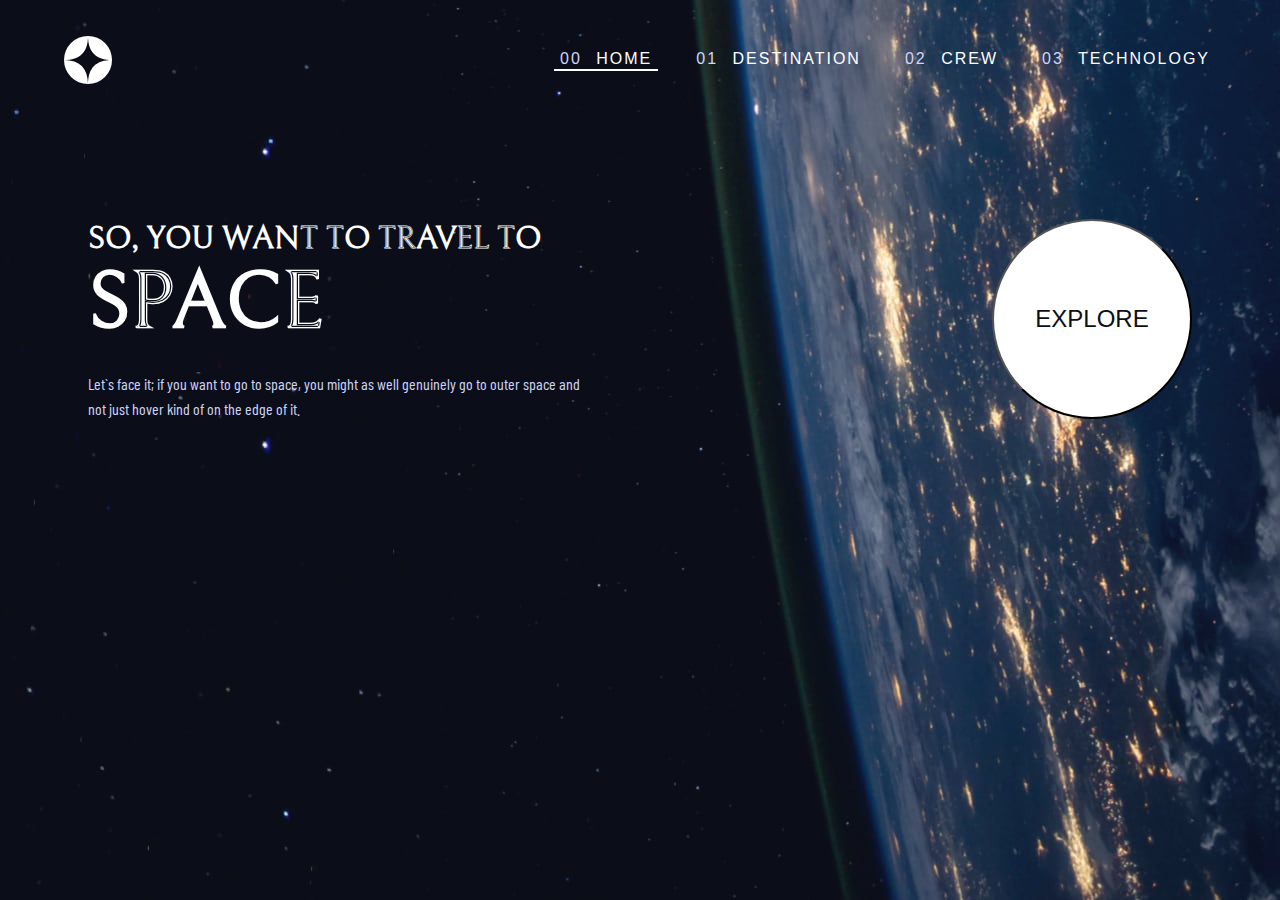
<file: sprint14-async/index.html>
<!DOCTYPE html>
<html lang="en">

<head>
    <meta charset="UTF-8" />
    <meta name="viewport" content="width=device-width, initial-scale=1.0" />
    <title>Space Tourism</title>
    <link rel="stylesheet" href="style.css" />
    <link href="https://fonts.googleapis.com/css2?family=Bellefair&family=Barlow+Condensed:wght@300;400;700&display=swap" rel="stylesheet">
    <script src="app.js"></script>
</head>

<body class="home">
    <header>
        <nav class="main-nav">
            <div class="nav-left">
                <a href="#">
                    <img src="./assets/shared/logo.svg" alt="logo" class="logo"/>
                </a>
            </div>
            <div class="nav-right">
                <ul>
                    <li>
                        <button data-section="home" class="active">
                            <span>00</span>
                            Home
                        </button>
                    </li>
                    <li>
                        <button data-section="destination">
                            <span>01</span>
                            Destination
                        </button>
                    </li>
                    <li>
                        <button data-section="crew">
                            <span>02</span>
                            Crew
                        </button>
                    </li>
                    <li>
                        <button data-section="technology">
                            <span>03</span>
                            Technology
                        </button>
                    </li>
                </ul>
            </div>
        </nav>
    </header>

    <section id="destination-tabs" class="tabs hidden">
    </section>

    <main id="content"></main>

</body>

</html>
</file>
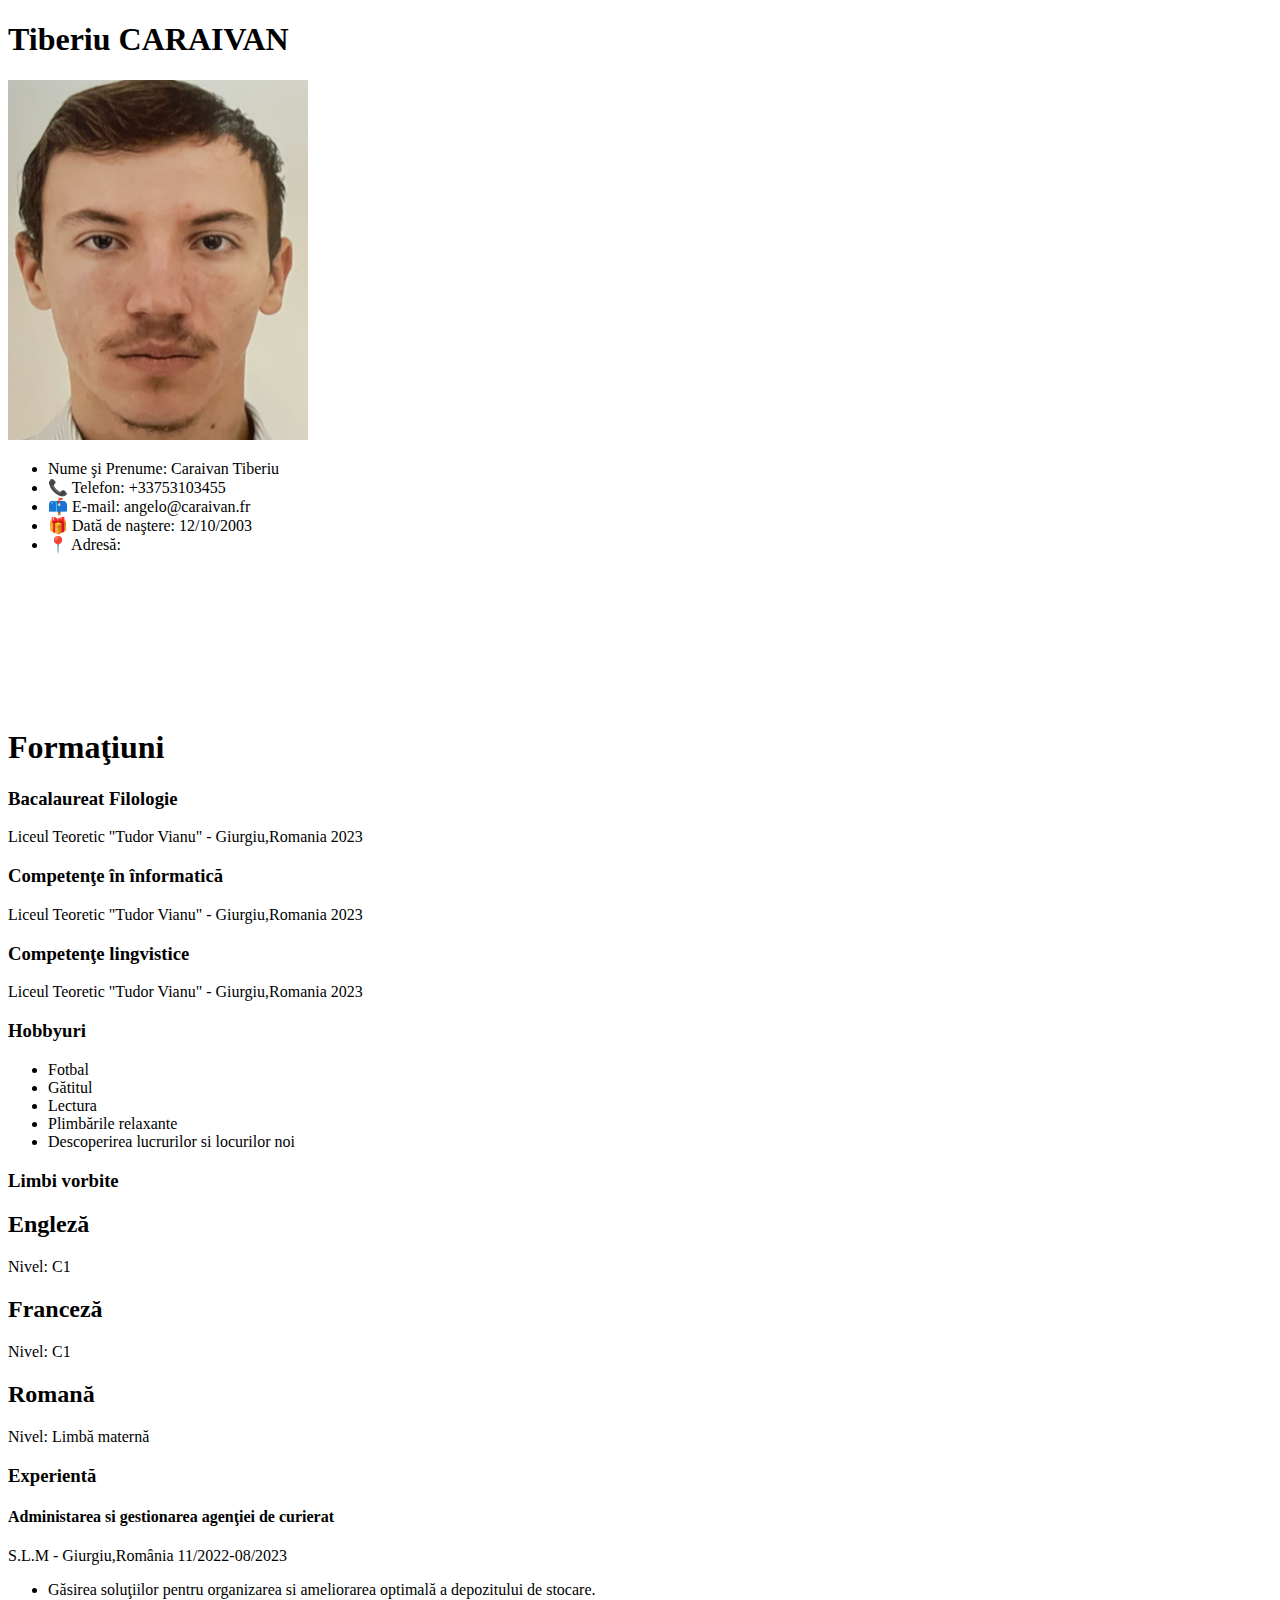
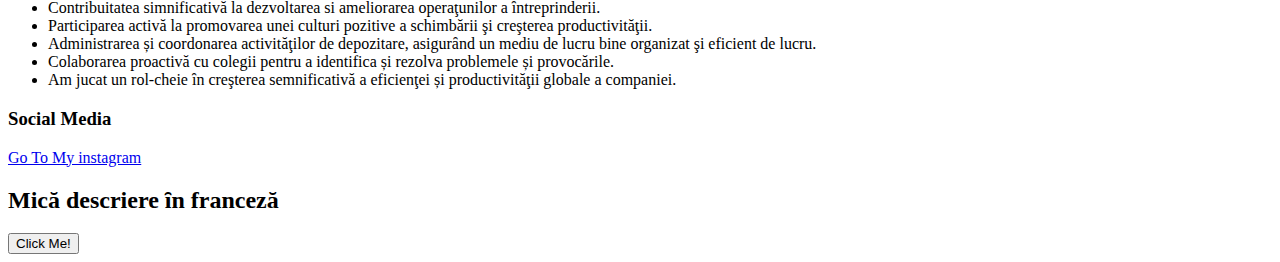
<file: sprint2-HTML/index.html>
<!DOCTYPE html>
<html lang="en">
<head>
    <meta charset="UTF-8">
    <meta name="viewport" content="width=device-width, initial-scale=1.0">
    <title>Caraivan Tiberiu</title>
</head>
<body>
    <h1>Tiberiu CARAIVAN</h1>
    <div>
<img src="./img/tibi.png.jpg" width="300" height="360" alt="Poza personala tip buletin"/>
    </div>

    <ul>
        <li>Nume &scedil;i Prenume: Caraivan Tiberiu</li>
        <li>&#128222; Telefon: +33753103455</li>
        <li>&#128235; E-mail: angelo@caraivan.fr</li>
        <li>&#127873; Dat&abreve; de na&scedil;tere: 12/10/2003</li>
        <li>&#128205; Adres&abreve;: 
        <div>
            <iframe src="https://www.google.com/maps/embed?pb=!1m18!1m12!1m3!1d2782.675377536737!2d4.9222150748881095!3d45.777695612469174!2m3!1f0!2f0!3f0!3m2!1i1024!2i768!4f13.1!3m3!1m2!1s0x47f4c0f316a4886f%3A0x47fea5f36aa4f659!2s22%20Av.%20Georges%20Dimitrov%2C%2069120%20Vaulx-en-Velin!5e0!3m2!1sen!2sfr!4v1733155343072!5m2!1sen!2sfr" width="150" height="150" style="border:0;" allowfullscreen="" loading="lazy" referrerpolicy="no-referrer-when-downgrade"></iframe></li>
        </div>
    
    </ul>

    <h1>Forma&tcedil;iuni</h1>

<h3>Bacalaureat Filologie</h3>
<p>Liceul Teoretic "Tudor Vianu" - Giurgiu,Romania 2023</p>

<h3>Competen&tcedil;e &#x20B;n &#x20B;nformatic&abreve;</h3>
<p>Liceul Teoretic "Tudor Vianu" - Giurgiu,Romania 2023</p>

<h3>Competen&tcedil;e lingvistice</h3>
<p>Liceul Teoretic "Tudor Vianu" - Giurgiu,Romania 2023</p>


<h3>Hobbyuri</h3>

<ul>

    <li>Fotbal</li>
    <li>G&abreve;titul</li>
    <li>Lectura</li>
    <li>Plimb&abreve;rile relaxante</li>
    <li>Descoperirea lucrurilor si locurilor noi</li>

</ul>

<h3>Limbi vorbite</h3>
<h2>Englez&abreve;</h2>
<p>Nivel: C1</p>

<h2>Francez&abreve;</h2>
<p>Nivel: C1</p>

<h2>Roman&abreve;</h2>
<p>Nivel: Limb&abreve; matern&abreve;</p>

<h3>Experient&abreve;</h3>

<h4>Administarea si gestionarea agen&tcedil;iei de curierat</h4>
<p>S.L.M - Giurgiu,Rom&#515;nia 11/2022-08/2023</p>
<ul>
    <li>G&abreve;sirea solu&tcedil;iilor pentru organizarea si ameliorarea optimal&abreve; a depozitului de stocare.</li>
    <li>Contribuitatea simnificativ&abreve; la dezvoltarea si ameliorarea opera&tcedil;unilor a &#x20B;ntreprinderii.</li>
    <li>Participarea activ&abreve; la promovarea unei culturi pozitive a schimb&abreve;rii 
        &scedil;i cre&scedil;terea productivit&abreve;&tcedil;ii.</li>
    <li>Administrarea și coordonarea activit&abreve;&tcedil;ilor de depozitare, asigur&#515;nd un mediu de lucru bine organizat 
        &scedil;i eficient de lucru.</li>
    <li>Colaborarea proactiv&abreve; cu colegii pentru a identifica și rezolva 
        problemele și provoc&abreve;rile.</li>
    <li>Am jucat un rol-cheie &#x20B;n cre&scedil;terea semnificativ&abreve; a eficien&tcedil;ei și productivit&abreve;&tcedil;ii globale a companiei.</li>


</ul>
<footer>
<h3>Social Media</h3>

    <a href="https://www.instagram.com/tibix.12/">Go To My instagram</a>

    <h2>Mic&abreve; descriere &#x20B;n francez&abreve;</h2>


    <a href="./CARAIVAN TIBERIU.html"><button type="button">Click Me!</button></a>
</footer>

</body>
</html>
</file>
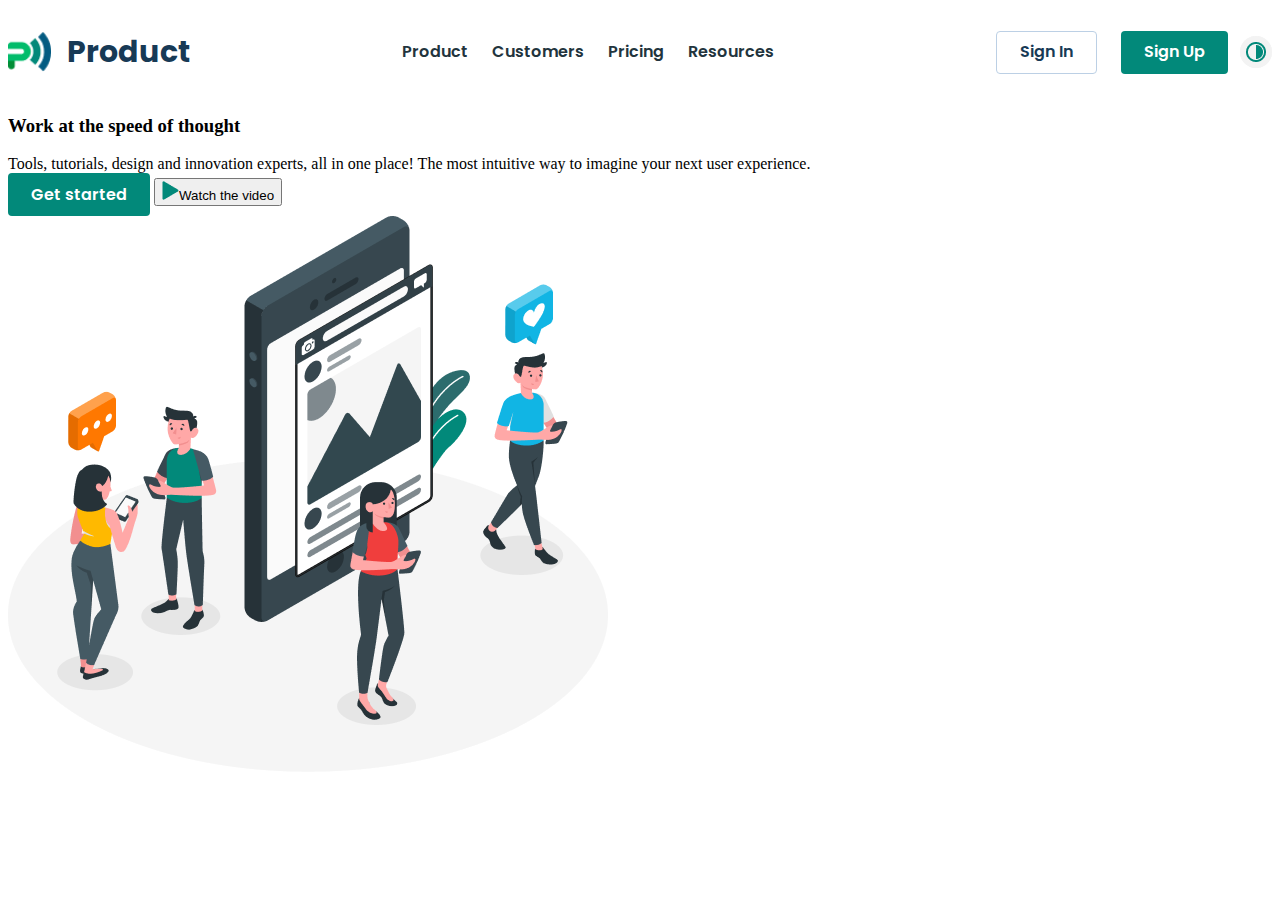
<file: tema4-landing-page/index.html>
<!DOCTYPE html>
<html lang="en">
<head>
    <meta charset="UTF-8">
    <meta name="viewport" content="width=device-width, initial-scale=1.0">
    <title>Document</title>
    <link href='https://fonts.googleapis.com/css?family=Poppins' rel='stylesheet'>
    <link rel="stylesheet" href="style.css">
</head>
<body>
    <nav class="navbar row">
        <div class="content-container row nav-bar-wrapper">
            <div class="img-container row row-centered">
                <img id="app-logo" src="./imgs/Group 190.png"/>
                <h3 id="app-title">Product</h3>
            </div>

            <div class="row row-centered">
                <div class="nav-links-container row-centered">
                    <a href="">Product</a>
                    <a href="">Customers</a>
                    <a href="">Pricing</a>
                    <a href="">Resources</a>
                </div>
            </div>

            <div class="row row-centered">
                <button class="primary-button button-outlined buttons-nav">Sign In</button>
                <button class="primary-button buttons-nav">Sign Up</button>
                <button class="switch-theme-button"><img src="./imgs/Frame 49.png" alt="switch-theme-button"></button>
            </div>
        </div>
    </nav>

    <first-container class="first-container">
        <div class="text-container">
            <h3 class="container-h3">Work at the speed of thought</h3>
            <span class="container-span">Tools, tutorials, design and innovation experts, all in one place! The most intuitive way to imagine your next user experience.</span>
            <div class="align-buttons">
                <button class="primary-button btn">Get started</button>
                <button class="second-button btn"><img src="./imgs/Triangle Copy 6.png" alt="Triangle">Watch the video</button>
            </div>
        </div>
        <div>
            <img class="img-social-media" src="./imgs/amico.png" alt="Group of people">
        </div>
    </first-container>
</body>
</html>
</file>
<file: sprint14-async/style.css>
* {
    box-sizing: border-box;
}

html, body {
    width: 100%;
    overflow-x: hidden;
    height: 100%;
    margin: 0;
    padding: 0;
    font-family: 'Barlow Condensed', sans-serif;
    background-color: #0b0d17;
    color:#fff;
}

img, svg, video {
    max-width: 100%;
    height: auto;
    display: block;
}

body.home {
    background-image: url('assets/home/background-home-desktop.jpg');
    background-size: cover;
    background-repeat: no-repeat;
    background-position: center;
    min-height: 100vh;
}

body.destination {
    background-image: url('assets/destination/background-destination-desktop.jpg');
    background-size: cover;
    background-repeat: no-repeat;
    background-position: center;
    min-height: 100vh;
}

body.crew {
    background-image: url('assets/crew/background-crew-desktop.jpg');
    background-size: cover;
    background-repeat: no-repeat;
    background-position: center;
    min-height: 100vh;
}

body.technology {
    background-image: url('assets/technology/background-technology-desktop.jpg');
    background-size: cover;
    background-repeat: no-repeat;
    background-position: center;
    min-height: 100vh;
}

.main-nav {
    display: flex;
    justify-content: space-between;
    align-items: center;
    padding: 2rem 4rem;
}

.logo {
    width: auto;
}

.nav-right ul {
    display: flex;
    gap: 2rem;
    list-style: none;
}

.nav-right button {
    background: none;
    border: none;
    color: #fff;
    font-size: 1rem;
    text-transform: uppercase;
    cursor: pointer;
    font-weight: 400;
    letter-spacing: 2px;
    transition: 0.3s ease;
}

.nav-right button span {
    color: #d0d6f9;
    margin-right: 0.5rem;
}

.nav-right button.active {
    border-bottom: 2px solid #fff;
}

.tabs {
    display: flex;
    justify-content: center;
    gap: 2rem;
    margin-top: 2rem;
}

.tabs.hidden {
    display: none;
}

.tabs button {
    background: none;
    border: none;
    color: #d0d6f9;
    font-size: 1.2rem;
    text-transform: uppercase;
    cursor: pointer;
    letter-spacing: 1px;
}

.tabs button.active {
    border-bottom: 2px solid #fff;
    color: #fff;
}

main > div {
    display: flex;
    justify-content: space-between;
    align-items: center;
    gap: 3rem;
    flex-wrap: wrap;
    padding: 5rem 3rem;
    max-width: 1200px;
    margin: 0 auto;
    text-align: left;
}

h1, h2, h3 {
    font-family: 'Bellefair', serif;
    text-transform: uppercase;
}

p {
    color: #d0d6f9;
    line-height: 1.6;
    max-width: 500px;
}

.explore-btn {
    background: #ffffff;
    color: #0b0d17;
    font-size: 1.5rem;
    width: 200px;
    height: 200px;
    border-radius: 50%;
    display: flex;
    align-items: center;
    justify-content: center;
    text-transform: uppercase;
    cursor: pointer;
    transition: all 0.4s ease;
}

.explore-btn:hover {
    box-shadow: 0 0 0 40px rgba(255, 255, 255, 0.1);
}

.dot-nav {
    display: flex;
    gap: 1rem;
    margin-top: 2rem;
    justify-content: center;
}

.dot {
    appearance: none;
    width: 15px;
    height: 15px;
    border-radius: 50%;
    border: 1px solid #ffffff88;
    background-color: transparent;
    cursor: pointer;
    transition: background 0.3s ease;
}

.dot:checked {
    background-color: #fff;
}

.tech-wrapper {
    display: flex;
    align-items: center;
    justify-content: space-between;
    gap: 3rem;
    flex-wrap: wrap;
    max-width: 1200px;
    margin: 0 auto;
}

.tech-wrapper img {
    max-width: 450px;
}

.dot-vertical {
    display: flex;
    flex-direction: column;
    align-items: center;
    gap: 1.5rem;
    margin-right: 2rem;
}

.dot-vertical input[type="radio"].dot {
    appearance: none;
    width: 80px;
    height: 80px;
    border-radius: 50%;
    border: 2px solid rgba(255, 255, 255, 0.5);
    background-color: transparent;
    position: relative;
    cursor: pointer;
    transition: all 0.3s ease;
}

.dot-vertical input[type="radio"].dot::after {
    content: attr(data-number);
    color: white;
    font-family: "Bellefair", serif;
    font-size: 1.8rem;
    position: absolute;
    top: 50%;
    left: 50%;
    transform: translate(-50%, -50%);
}

.dot-vertical input[type="radio"].dot:checked {
    background-color: white;
    border-color: white;
}

.dot-vertical input[type="radio"].dot:checked::after {
    color: black;
}

.fade-in {
    animation: fadeIn 0.8s ease-in-out;
}

.space-text {
    display: block;
    font-size: 5rem;
    font-family: 'Bellefair', serif;
}

@media (max-width: 1024px) {
    main > div {
        flex-direction: column;
        text-align: center;
        padding: 3rem 2rem;
    }

    .tech-wrapper {
        flex-direction: column;
        text-align: center;
    }

    .dot-vertical {
        flex-direction: row;
        justify-content: center;
        margin: 1rem auto;
    }

    .dot-vertical input[type="radio"].dot {
        width: 60px;
        height: 60px;
    }

    .dot-vertical input[type="radio"].dot::after {
        font-size: 1.4rem;
    }

    .logo {
        width: auto;
    }

    .nav-right ul {
        gap: 1rem;
        flex-wrap: wrap;
    }

    .explore-btn {
        width: 150px;
        height: 150px;
        font-size: 1.2rem;
    }

    img {
        width: 250px;
    }
}

@media (max-width: 768px) {
    .logo {
        width: auto;
    }

    .main-nav {
        flex-direction: column;
        align-items: center;
        padding: 1rem;
    }

    .nav-left {
        display: flex;
        justify-content: center;
        width: 100%;
        margin-bottom: 1rem;
    }

    .nav-right ul {
        flex-direction: column;
        align-items: center;
        gap: 1rem;
    }

    .tabs {
        flex-direction: column;
        gap: 1rem;
    }

    h1, h2, h3 {
        font-size: 2rem;
    }

    p {
        font-size: 1rem;
        max-width: 90%;
        margin: 0 auto;
    }

    .explore-btn {
        width: 120px;
        height: 120px;
        font-size: 1rem;
    }

    img {
        width: 200px;
    }

    body.home {
        background-image: url('assets/home/background-home-mobile.jpg');
        background-size: cover;
        background-position: center;
        min-height: 100vh;
    }

    body.destination {
        background-image: url('assets/destination/background-destination-mobile.jpg');
        background-size: cover;
        background-position: center;
        min-height: 100vh;
    }

    body.crew {
        background-image: url('assets/crew/background-crew-mobile.jpg');
        background-size: cover;
        background-position: center;
        min-height: 100vh;
    }

    body.technology {
        background-image: url('assets/technology/background-technology-mobile.jpg');
        background-size: cover;
        background-position: center;
        min-height: 100vh;
    }
}

@media (max-width: 320px) {
    .dot-vertical input[type="radio"].dot {
        width: 50px;
        height: 50px;
    }

    .dot-vertical input[type="radio"].dot::after {
        font-size: 1.2rem;
    }
}

@keyframes fadeIn {
    from {
        opacity: 0;
        transform: translateY(20px);
    }
    to {
        opacity: 1;
        transform: translateY(0);
    }
}
</file>
<file: tema4-landing-page/style.css>
.nav{
    height: 80px;
}

.row{
    display: flex;
    flex-direction: row;
}

.row-centered{
    justify-content: center;
    align-items: center;
}

.content-container{
    width: 1120px;
}

#app-logo{
    height: 40px;
    margin-right: 16px;
}

.content-container{

}

#app-title{
    font-family: Poppins, sans-serif;
    font-style: normal;
    font-weight: bold;
    font-size: 30px;
    line-height: 28px;
    color: #173a56;
}

.nav-bar-wrapper{
    width: 100%;
    justify-content: space-between;
}

.nav-links-container > a{
    text-decoration: none;
    font-family: Poppins , sans-serif;
    font-style: normal;
    font-weight: 600;
    font-size: 16px;
    line-height: 28px;
    color: #22343d;
    margin: 0 10px;
}

.primary-button{
    background: #02897A;    
    border-radius: 4px;
    height: 43px;
    font-family: Poppins, sans-serif;
    font-style: normal;
    font-weight: 600;
    font-size: 16px;
    line-height: 24px;
    color: #ffffff;
    border: none;
    cursor: pointer;
    padding: 0 23px;

}

.button-outlined{
    background-color: white;
    color: #173A56;
    border: 1px solid #BCD0E5;
}

.buttons-nav{
    margin: 0 12px;
}

.switch-theme-button{
    height: 32px;
    width: 32px;
    border-radius: 50%;
    background-color: #F3F3F3;
    border: none;
    cursor: pointer;
    display: flex;
    justify-content: center;
    align-items: center;
}
</file>
